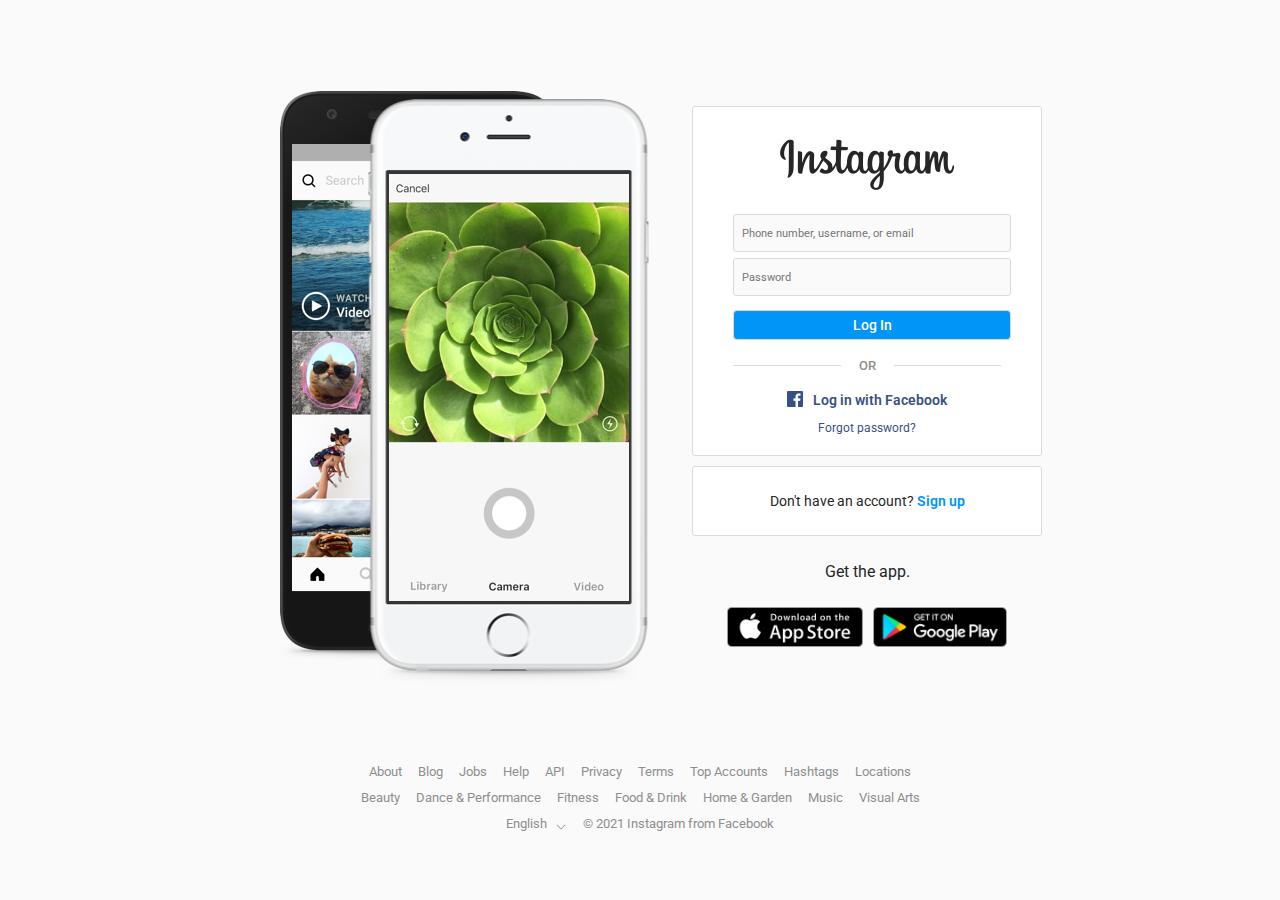
<file: index.html>
<!DOCTYPE html>
<html lang="en">
  <head>
    <meta charset="UTF-8" />
    <meta http-equiv="X-UA-Compatible" content="IE=edge" />
    <meta name="viewport" content="width=device-width, initial-scale=1.0" />
    <title>Instagram</title>
    <link rel="stylesheet" href="assets/css/style.css" />
  </head>
  <body>
    <div class="login">
      <main class="login__main">
        <section class="loggin__main_pictures">
          <div class="mobileCarrusel">
            <div class="mobileCarrusel__images">
              <img class="mobileCarrusel__images__content__1" src="/assets/img/mobileImg1.jpg" alt="">
              <img class="mobileCarrusel__images__content__2" src="/assets/img/mobileImg2.jpg" alt="">
              <img class="mobileCarrusel__images__content__3" src="/assets/img/mobileImg3.jpg" alt="">
              <img class="mobileCarrusel__images__content__4" src="/assets/img/mobileImg4.jpg" alt="">
            </div>
          </div>
        </section>
        <section class="login__main__content">
          <div class="login__main__content__login">
            <div class="login__main__content__login__logo"></div>
            <form class="login__main__content__login__form" action="assets/html/home.html">
              <input
                placeholder="Phone number, username, or email"
                aria-required="true"
                autocapitalize="off"
                autocorrect="off"
                type="text"
              />
              <input
                placeholder="Password"
                aria-required="true"
                autocapitalize="off"
                autocorrect="off"
                type="password"
              />
              <input type="submit" value="Log In" />
            </form>
            <div class="login__main__content__login__or">
              <div class="login__main__content__login__or__separator"></div>
              <div class="login__main__content__login__or__text">OR</div>
              <div class="login__main__content__login__or__separator"></div>
            </div>
            <div class="login__main__content__login__facebook">
              <button class="login__main__content__login__facebook__button">
                <div
                  class="login__main__content__login__facebook__button__logo"
                ></div>
                <span
                  class="login__main__content__login__facebook__button__text"
                  >Log in with Facebook</span
                >
              </button>
            </div>
            <div class="login__main__content__login__forgot">
              <a>Forgot password?</a>
            </div>
          </div>
          <div class="login__main__content__signin">
            <p class="login__main__content__signin__text">
              Don't have an account?
              <a> Sign up </a>
            </p>
          </div>
          <div class="login__main__content__downloadApp">
            <p>Get the app.</p>
            <div class="login__main__content__downloadApp__links">
              <a>
                <img
                  alt="Available on the App Store"
                  src="/assets/img/appStore.png"
                />
              </a>
              <a>
                <img
                  alt="Available on Google Play"
                  src="/assets/img/googlePlay.png"
                />
              </a>
            </div>
          </div>
        </section>
      </main>
    </div>

    <footer class="login__footer">
        <div class="login__footer__line">
          <div class="login__footer__line__item">
            <a>About</a>
          </div>
          <div class="login__footer__line__item">
            <a>Blog</a>
          </div>
          <div class="login__footer__line__item">
            <a>Jobs</a>
          </div>
          <div class="login__footer__line__item">
            <a>Help</a>
          </div>
          <div class="login__footer__line__item">
            <a>API</a>
          </div>
          <div class="login__footer__line__item">
            <a>Privacy</a>
          </div>
          <div class="login__footer__line__item">
            <a>Terms</a>
          </div>
          <div class="login__footer__line__item">
            <a>Top Accounts</a>
          </div>
          <div class="login__footer__line__item">
            <a>Hashtags</a>
          </div>
          <div class="login__footer__line__item">
            <a>Locations</a>
          </div>
        </div>
        <div class="login__footer__line">
          <div class="login__footer__line__item">
            <a>Beauty</a>
          </div>
          <div class="login__footer__line__item">
            <a>Dance &amp; Performance</a>
          </div>
          <div class="login__footer__line__item">
            <a>Fitness</a>
          </div>
          <div class="login__footer__line__item">
            <a>Food &amp; Drink</a>
          </div>
          <div class="login__footer__line__item">
            <a>Home &amp; Garden</a>
          </div>
          <div class="login__footer__line__item">
            <a>Music</a>
          </div>
          <div class="login__footer__line__item">
            <a>Visual Arts</a>
          </div>
        </div>
      </div>
        <div class="login__footer__line">
          <span class="login__footer__line__item">English</span>
            <span class="login__footer__line__arrow" style="display: inline-block; transform: rotate(180deg)"
              ><svg
                aria-label="Down Chevron Icon"
                class="_8-yf5"
                fill="#8e8e8e"
                height="12"
                viewBox="0 0 48 48"
                width="12"
              >
                <path
                  d="M40 33.5c-.4 0-.8-.1-1.1-.4L24 18.1l-14.9 15c-.6.6-1.5.6-2.1 0s-.6-1.5 0-2.1l16-16c.6-.6 1.5-.6 2.1 0l16 16c.6.6.6 1.5 0 2.1-.3.3-.7.4-1.1.4z"
                ></path>
              </svg>
          </span>
          <div class="login__footer__line__item">
            © 2021 Instagram from Facebook
          </div>
        </div>
    </footer>
  </body>
</html>
</file>
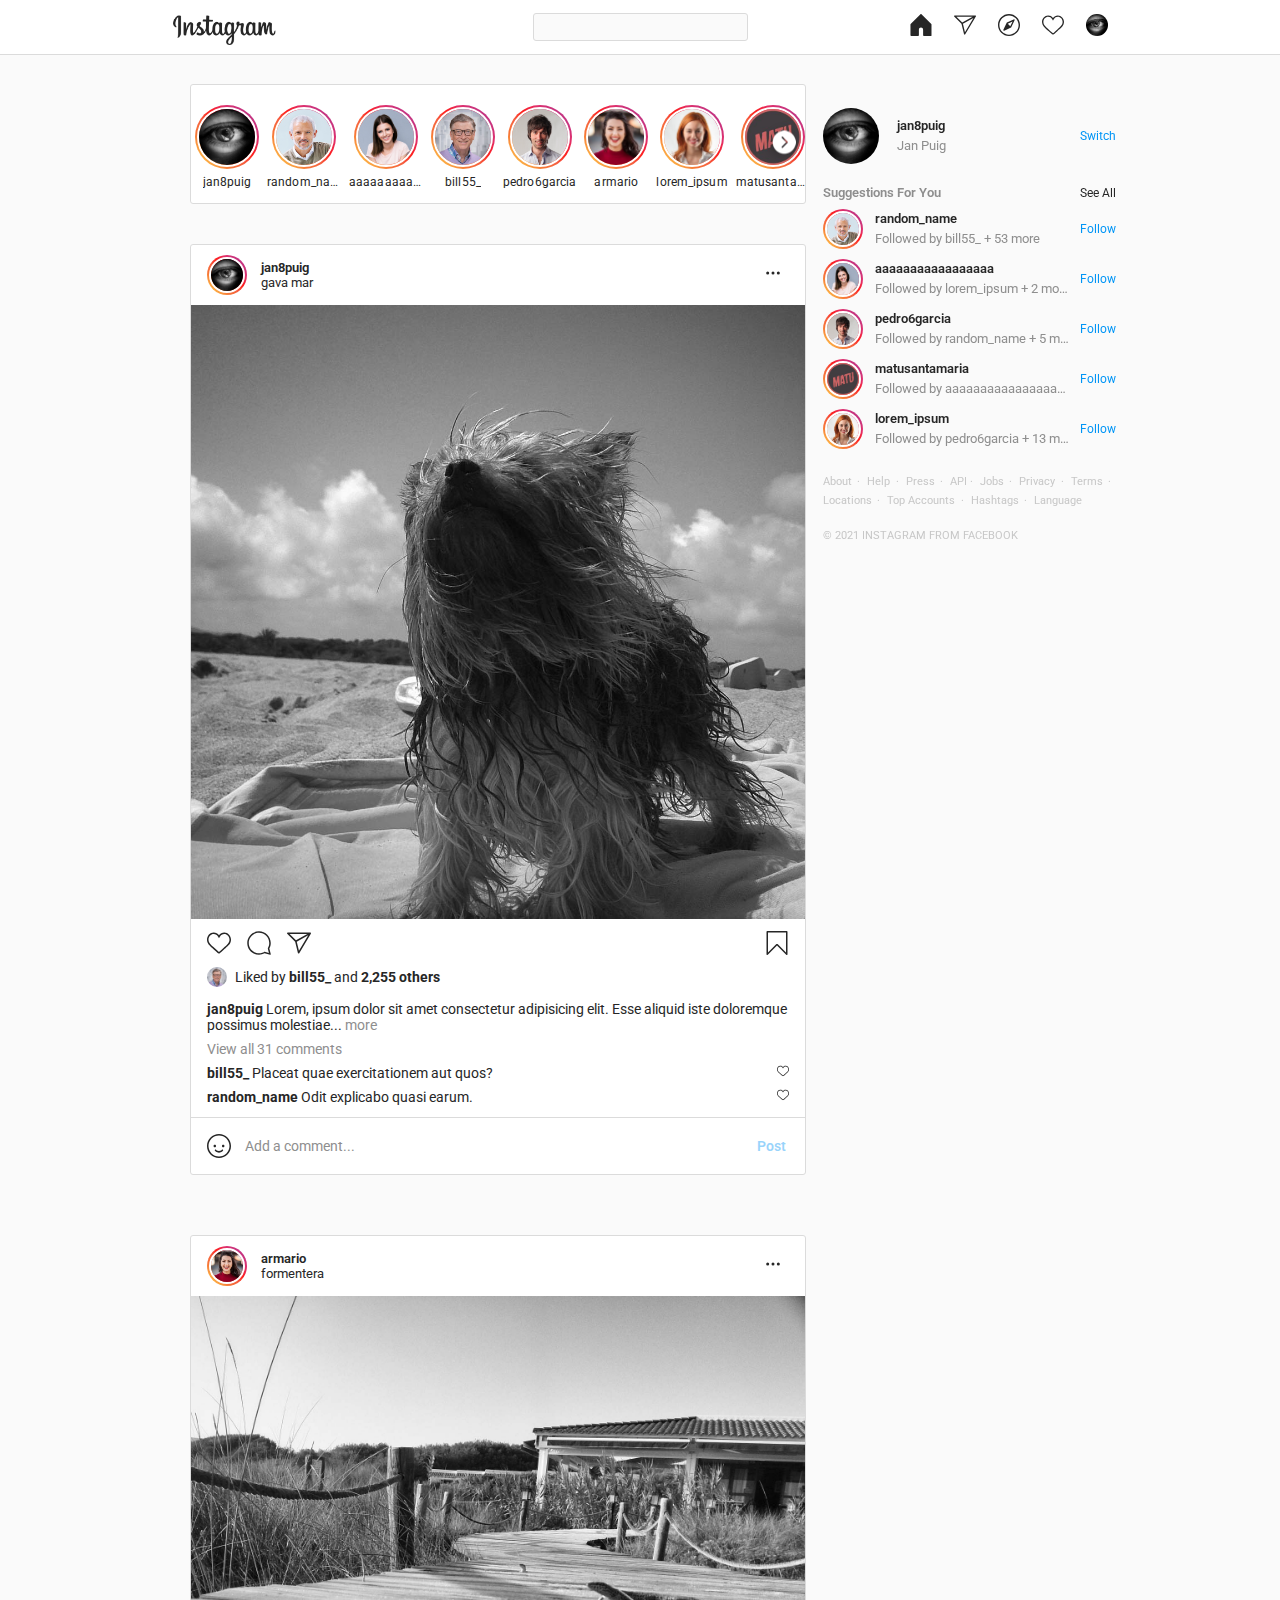
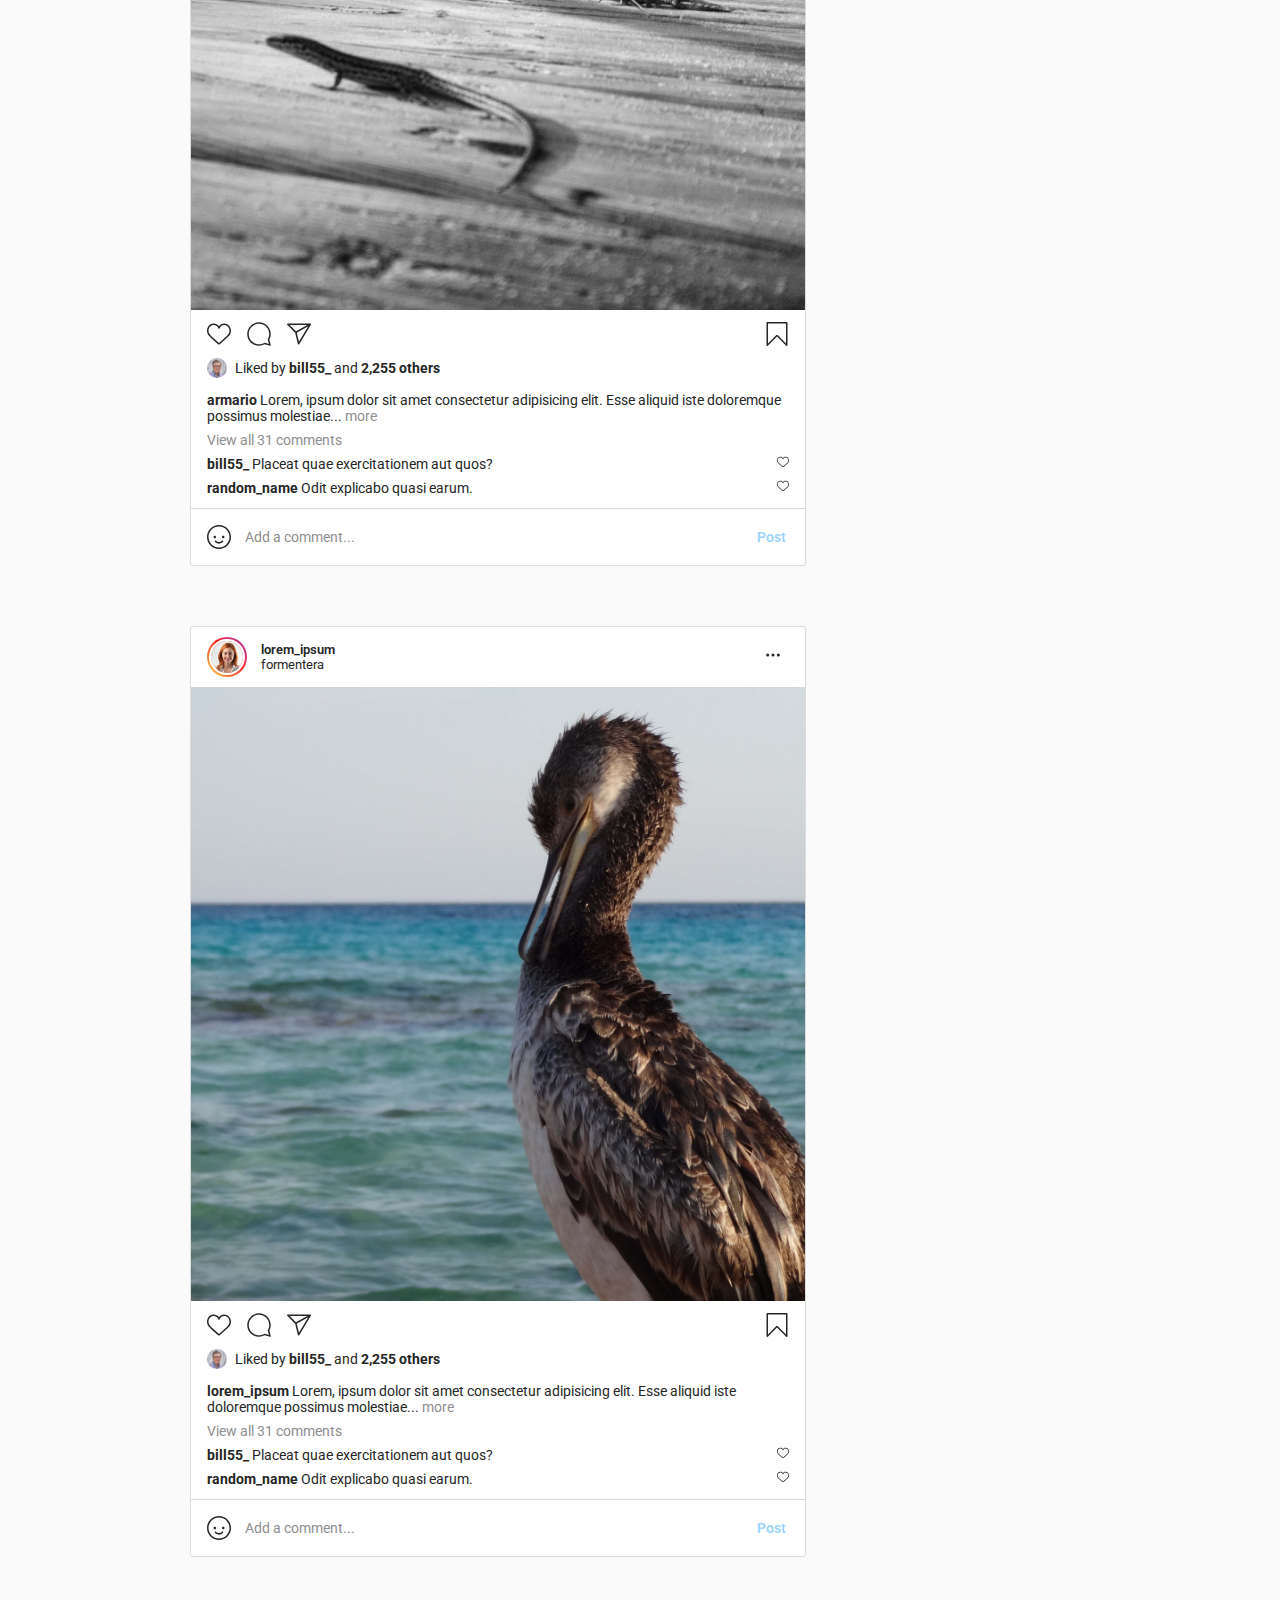
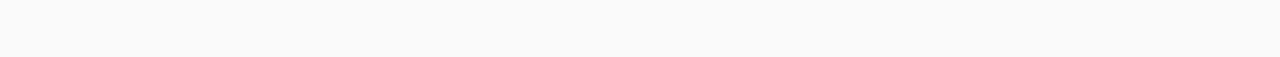
<file: assets/html/home.html>
<!DOCTYPE html>
<html lang="en">
  <head>
    <meta charset="UTF-8" />
    <meta http-equiv="X-UA-Compatible" content="IE=edge" />
    <meta name="viewport" content="width=device-width, initial-scale=1.0" />
    <title>Instagram</title>
    <link rel="stylesheet" href="/assets/css/style.css" />
  </head>
  <body>
    <nav class="navBar">
      <div class="navBar__content">
        <div class="navBar__content__logoContainer">
          <div class="navBar__content__logoContainer__logo"></div>
        </div>
        <div class="navBar__content__searchContainer">
          <input
            type="search"
            class="navBar__content__searchContainer__search"
          />
        </div>
        <div class="navBar__content__iconsContainer">
          <div class="navBar__content__iconsContainer__home">
            <svg
              aria-label="Home"
              class="_8-yf5"
              fill="#262626"
              height="22"
              viewBox="0 0 48 48"
              width="22"
            >
              <path
                d="M45.5 48H30.1c-.8 0-1.5-.7-1.5-1.5V34.2c0-2.6-2.1-4.6-4.6-4.6s-4.6 2.1-4.6 4.6v12.3c0 .8-.7 1.5-1.5 1.5H2.5c-.8 0-1.5-.7-1.5-1.5V23c0-.4.2-.8.4-1.1L22.9.4c.6-.6 1.6-.6 2.1 0l21.5 21.5c.3.3.4.7.4 1.1v23.5c.1.8-.6 1.5-1.4 1.5z"
              ></path>
            </svg>
          </div>
          <div class="navBar__content__iconsContainer__message">
            <svg
              aria-label="Direct"
              class="_8-yf5"
              fill="#262626"
              height="22"
              viewBox="0 0 48 48"
              width="22"
            >
              <path
                d="M47.8 3.8c-.3-.5-.8-.8-1.3-.8h-45C.9 3.1.3 3.5.1 4S0 5.2.4 5.7l15.9 15.6 5.5 22.6c.1.6.6 1 1.2 1.1h.2c.5 0 1-.3 1.3-.7l23.2-39c.4-.4.4-1 .1-1.5zM5.2 6.1h35.5L18 18.7 5.2 6.1zm18.7 33.6l-4.4-18.4L42.4 8.6 23.9 39.7z"
              ></path>
            </svg>
          </div>
          <div class="navBar__content__iconsContainer__locations">
            <svg
              aria-label="Find People"
              class="_8-yf5"
              fill="#262626"
              height="22"
              viewBox="0 0 48 48"
              width="22"
            >
              <path
                clip-rule="evenodd"
                d="M24 0C10.8 0 0 10.8 0 24s10.8 24 24 24 24-10.8 24-24S37.2 0 24 0zm0 45C12.4 45 3 35.6 3 24S12.4 3 24 3s21 9.4 21 21-9.4 21-21 21zm10.2-33.2l-14.8 7c-.3.1-.6.4-.7.7l-7 14.8c-.3.6-.2 1.3.3 1.7.3.3.7.4 1.1.4.2 0 .4 0 .6-.1l14.8-7c.3-.1.6-.4.7-.7l7-14.8c.3-.6.2-1.3-.3-1.7-.4-.5-1.1-.6-1.7-.3zm-7.4 15l-5.5-5.5 10.5-5-5 10.5z"
                fill-rule="evenodd"
              ></path>
            </svg>
          </div>
          <div class="navBar__content__iconsContainer__likes">
            <svg
              aria-label="Activity Feed"
              class="_8-yf5"
              fill="#262626"
              height="22"
              viewBox="0 0 48 48"
              width="22"
            >
              <path
                d="M34.6 6.1c5.7 0 10.4 5.2 10.4 11.5 0 6.8-5.9 11-11.5 16S25 41.3 24 41.9c-1.1-.7-4.7-4-9.5-8.3-5.7-5-11.5-9.2-11.5-16C3 11.3 7.7 6.1 13.4 6.1c4.2 0 6.5 2 8.1 4.3 1.9 2.6 2.2 3.9 2.5 3.9.3 0 .6-1.3 2.5-3.9 1.6-2.3 3.9-4.3 8.1-4.3m0-3c-4.5 0-7.9 1.8-10.6 5.6-2.7-3.7-6.1-5.5-10.6-5.5C6 3.1 0 9.6 0 17.6c0 7.3 5.4 12 10.6 16.5.6.5 1.3 1.1 1.9 1.7l2.3 2c4.4 3.9 6.6 5.9 7.6 6.5.5.3 1.1.5 1.6.5.6 0 1.1-.2 1.6-.5 1-.6 2.8-2.2 7.8-6.8l2-1.8c.7-.6 1.3-1.2 2-1.7C42.7 29.6 48 25 48 17.6c0-8-6-14.5-13.4-14.5z"
              ></path>
            </svg>
          </div>
          <div class="navBar__content__iconsContainer__porfile">
            <img
              alt="jan8puig's profile picture"
              src="/assets/img/porfileImage01.jpg"
            />
          </div>
        </div>
      </div>
    </nav>
    <main class="homeMain">
      <div class="feedContainer">
        <section class="stories">
          <article class="stories__item">
            <div class="stories__item__image">
              <img
                alt="jan8puig's profile picture"
                src="/assets/img/porfileImage01.jpg"
              />
            </div>
            <span>jan8puig</span>
          </article>
          <article class="stories__item">
            <div class="stories__item__image">
              <img
                alt="jan8puig's profile picture"
                src="/assets/img/porfileImage02.jpg"
              />
            </div>
            <span>random_name</span>
          </article>
          <article class="stories__item">
            <div class="stories__item__image">
              <img
                alt="jan8puig's profile picture"
                src="/assets/img/porfileImage03.jpg"
              />
            </div>
            <span>aaaaaaaaaaaaaaaaaaaaaaaaaaaaaaaa</span>
          </article>
          <article class="stories__item">
            <div class="stories__item__image">
              <img
                alt="jan8puig's profile picture"
                src="/assets/img/porfileImage04.jpg"
              />
            </div>
            <span>bill55_</span>
          </article>
          <article class="stories__item">
            <div class="stories__item__image">
              <img
                alt="jan8puig's profile picture"
                src="/assets/img/porfileImage05.jpg"
              />
            </div>
            <span>pedro6garcia</span>
          </article>
          <article class="stories__item">
            <div class="stories__item__image">
              <img
                alt="jan8puig's profile picture"
                src="/assets/img/porfileImage06.jpg"
              />
            </div>
            <span>armario</span>
          </article>
          <article class="stories__item">
            <div class="stories__item__image">
              <img
                alt="jan8puig's profile picture"
                src="/assets/img/porfileImage08.jpg"
              />
            </div>
            <span>lorem_ipsum</span>
          </article>
          <article class="stories__item">
            <div class="stories__item__image">
              <img
                alt="jan8puig's profile picture"
                src="/assets/img/porfileImage07.jpg"
              />
            </div>
            <span>matusantamaria</span>
          </article>
          <button class="stories__next">
            <div></div>
          </button>
        </section>
        <section class="posts">
          <article class="posts__item">
            <div class="posts__item__userContainer">
              <div class="posts__item__userContainer__image">
                <img
                  alt="jan8puig's profile picture"
                  src="/assets/img/porfileImage01.jpg"
                />
              </div>
              <div class="posts__item__userContainer__info">
                <span class="posts__item__userContainer__info__name"
                  >jan8puig</span
                >
                <span class="posts__item__userContainer__info__place"
                  >gava mar</span
                >
              </div>
              <div class="posts__item__userContainer__action">
                <svg
                  aria-label="More options"
                  class="_8-yf5"
                  fill="#262626"
                  height="16"
                  viewBox="0 0 48 48"
                  width="16"
                >
                  <circle
                    clip-rule="evenodd"
                    cx="8"
                    cy="24"
                    fill-rule="evenodd"
                    r="4.5"
                  ></circle>
                  <circle
                    clip-rule="evenodd"
                    cx="24"
                    cy="24"
                    fill-rule="evenodd"
                    r="4.5"
                  ></circle>
                  <circle
                    clip-rule="evenodd"
                    cx="40"
                    cy="24"
                    fill-rule="evenodd"
                    r="4.5"
                  ></circle>
                </svg>
              </div>
            </div>
            <div class="posts__item__image">
              <img alt="post" src="/assets/img/post01.jpg" />
            </div>
            <div class="posts__item__footer">
              <div class="posts__item__footer__leftButtons">
                <svg
                  aria-label="Like"
                  class="_8-yf5"
                  fill="#262626"
                  height="24"
                  viewBox="0 0 48 48"
                  width="24"
                >
                  <path
                    d="M34.6 6.1c5.7 0 10.4 5.2 10.4 11.5 0 6.8-5.9 11-11.5 16S25 41.3 24 41.9c-1.1-.7-4.7-4-9.5-8.3-5.7-5-11.5-9.2-11.5-16C3 11.3 7.7 6.1 13.4 6.1c4.2 0 6.5 2 8.1 4.3 1.9 2.6 2.2 3.9 2.5 3.9.3 0 .6-1.3 2.5-3.9 1.6-2.3 3.9-4.3 8.1-4.3m0-3c-4.5 0-7.9 1.8-10.6 5.6-2.7-3.7-6.1-5.5-10.6-5.5C6 3.1 0 9.6 0 17.6c0 7.3 5.4 12 10.6 16.5.6.5 1.3 1.1 1.9 1.7l2.3 2c4.4 3.9 6.6 5.9 7.6 6.5.5.3 1.1.5 1.6.5.6 0 1.1-.2 1.6-.5 1-.6 2.8-2.2 7.8-6.8l2-1.8c.7-.6 1.3-1.2 2-1.7C42.7 29.6 48 25 48 17.6c0-8-6-14.5-13.4-14.5z"
                  ></path>
                </svg>
                <svg
                  aria-label="Comment"
                  class="_8-yf5"
                  fill="#262626"
                  height="24"
                  viewBox="0 0 48 48"
                  width="24"
                >
                  <path
                    clip-rule="evenodd"
                    d="M47.5 46.1l-2.8-11c1.8-3.3 2.8-7.1 2.8-11.1C47.5 11 37 .5 24 .5S.5 11 .5 24 11 47.5 24 47.5c4 0 7.8-1 11.1-2.8l11 2.8c.8.2 1.6-.6 1.4-1.4zm-3-22.1c0 4-1 7-2.6 10-.2.4-.3.9-.2 1.4l2.1 8.4-8.3-2.1c-.5-.1-1-.1-1.4.2-1.8 1-5.2 2.6-10 2.6-11.4 0-20.6-9.2-20.6-20.5S12.7 3.5 24 3.5 44.5 12.7 44.5 24z"
                    fill-rule="evenodd"
                  ></path>
                </svg>
                <svg
                  aria-label="Share Post"
                  class="_8-yf5"
                  fill="#262626"
                  height="24"
                  viewBox="0 0 48 48"
                  width="24"
                >
                  <path
                    d="M47.8 3.8c-.3-.5-.8-.8-1.3-.8h-45C.9 3.1.3 3.5.1 4S0 5.2.4 5.7l15.9 15.6 5.5 22.6c.1.6.6 1 1.2 1.1h.2c.5 0 1-.3 1.3-.7l23.2-39c.4-.4.4-1 .1-1.5zM5.2 6.1h35.5L18 18.7 5.2 6.1zm18.7 33.6l-4.4-18.4L42.4 8.6 23.9 39.7z"
                  ></path>
                </svg>
              </div>
              <div class="posts__item__footer_save">
                <svg
                  aria-label="Save"
                  class="_8-yf5"
                  fill="#262626"
                  height="24"
                  viewBox="0 0 48 48"
                  width="24"
                >
                  <path
                    d="M43.5 48c-.4 0-.8-.2-1.1-.4L24 29 5.6 47.6c-.4.4-1.1.6-1.6.3-.6-.2-1-.8-1-1.4v-45C3 .7 3.7 0 4.5 0h39c.8 0 1.5.7 1.5 1.5v45c0 .6-.4 1.2-.9 1.4-.2.1-.4.1-.6.1zM24 26c.8 0 1.6.3 2.2.9l15.8 16V3H6v39.9l15.8-16c.6-.6 1.4-.9 2.2-.9z"
                  ></path>
                </svg>
              </div>
            </div>
            <div class="posts__item__likes">
              <div class="posts__item__likes__image">
                <img
                  alt="jan8puig's profile picture"
                  src="/assets/img/porfileImage04.jpg"
                />
              </div>
              <span class="posts__item__likes__text"
                >Liked by <b>bill55_</b> and <b>2,255 others</b></span
              >
            </div>
            <div class="posts__item__coments">
              <span class="posts__item__coments__userComent">
                <b>jan8puig</b> Lorem, ipsum dolor sit amet consectetur
                adipisicing elit. Esse aliquid iste doloremque possimus
                molestiae... <b>more</b>
              </span>
              <p class="posts__item__coments__viewAll">View all 31 comments</p>
              <p class="posts__item__coments__comment">
                <b>bill55_</b> Placeat quae exercitationem aut quos?
                <svg
                  aria-label="Like"
                  class="_8-yf5"
                  fill="#262626"
                  height="12"
                  viewBox="0 0 48 48"
                  width="12"
                >
                  <path
                    d="M34.6 6.1c5.7 0 10.4 5.2 10.4 11.5 0 6.8-5.9 11-11.5 16S25 41.3 24 41.9c-1.1-.7-4.7-4-9.5-8.3-5.7-5-11.5-9.2-11.5-16C3 11.3 7.7 6.1 13.4 6.1c4.2 0 6.5 2 8.1 4.3 1.9 2.6 2.2 3.9 2.5 3.9.3 0 .6-1.3 2.5-3.9 1.6-2.3 3.9-4.3 8.1-4.3m0-3c-4.5 0-7.9 1.8-10.6 5.6-2.7-3.7-6.1-5.5-10.6-5.5C6 3.1 0 9.6 0 17.6c0 7.3 5.4 12 10.6 16.5.6.5 1.3 1.1 1.9 1.7l2.3 2c4.4 3.9 6.6 5.9 7.6 6.5.5.3 1.1.5 1.6.5.6 0 1.1-.2 1.6-.5 1-.6 2.8-2.2 7.8-6.8l2-1.8c.7-.6 1.3-1.2 2-1.7C42.7 29.6 48 25 48 17.6c0-8-6-14.5-13.4-14.5z"
                  ></path>
                </svg>
              </p>
              <p class="posts__item__coments__comment">
                <b>random_name</b> Odit explicabo quasi earum.
                <svg
                  aria-label="Like"
                  class="_8-yf5"
                  fill="#262626"
                  height="12"
                  viewBox="0 0 48 48"
                  width="12"
                >
                  <path
                    d="M34.6 6.1c5.7 0 10.4 5.2 10.4 11.5 0 6.8-5.9 11-11.5 16S25 41.3 24 41.9c-1.1-.7-4.7-4-9.5-8.3-5.7-5-11.5-9.2-11.5-16C3 11.3 7.7 6.1 13.4 6.1c4.2 0 6.5 2 8.1 4.3 1.9 2.6 2.2 3.9 2.5 3.9.3 0 .6-1.3 2.5-3.9 1.6-2.3 3.9-4.3 8.1-4.3m0-3c-4.5 0-7.9 1.8-10.6 5.6-2.7-3.7-6.1-5.5-10.6-5.5C6 3.1 0 9.6 0 17.6c0 7.3 5.4 12 10.6 16.5.6.5 1.3 1.1 1.9 1.7l2.3 2c4.4 3.9 6.6 5.9 7.6 6.5.5.3 1.1.5 1.6.5.6 0 1.1-.2 1.6-.5 1-.6 2.8-2.2 7.8-6.8l2-1.8c.7-.6 1.3-1.2 2-1.7C42.7 29.6 48 25 48 17.6c0-8-6-14.5-13.4-14.5z"
                  ></path>
                </svg>
              </p>
            </div>
            <div class="posts__item__comment">
              <svg
                aria-label="Emoji"
                class="_8-yf5"
                fill="#262626"
                height="24"
                viewBox="0 0 48 48"
                width="24"
              >
                <path
                  d="M24 48C10.8 48 0 37.2 0 24S10.8 0 24 0s24 10.8 24 24-10.8 24-24 24zm0-45C12.4 3 3 12.4 3 24s9.4 21 21 21 21-9.4 21-21S35.6 3 24 3z"
                ></path>
                <path
                  d="M34.9 24c0-1.4-1.1-2.5-2.5-2.5s-2.5 1.1-2.5 2.5 1.1 2.5 2.5 2.5 2.5-1.1 2.5-2.5zm-21.8 0c0-1.4 1.1-2.5 2.5-2.5s2.5 1.1 2.5 2.5-1.1 2.5-2.5 2.5-2.5-1.1-2.5-2.5zM24 37.3c-5.2 0-8-3.5-8.2-3.7-.5-.6-.4-1.6.2-2.1.6-.5 1.6-.4 2.1.2.1.1 2.1 2.5 5.8 2.5 3.7 0 5.8-2.5 5.8-2.5.5-.6 1.5-.7 2.1-.2.6.5.7 1.5.2 2.1 0 .2-2.8 3.7-8 3.7z"
                ></path>
              </svg>
              <span>Add a comment...</span>
              <span>Post</span>
            </div>
          </article>
          <article class="posts__item">
            <div class="posts__item__userContainer">
              <div class="posts__item__userContainer__image">
                <img
                  alt="armario's profile picture"
                  src="/assets/img/porfileImage06.jpg"
                />
              </div>
              <div class="posts__item__userContainer__info">
                <span class="posts__item__userContainer__info__name"
                  >armario</span
                >
                <span class="posts__item__userContainer__info__place"
                  >formentera</span
                >
              </div>
              <div class="posts__item__userContainer__action">
                <svg
                  aria-label="More options"
                  class="_8-yf5"
                  fill="#262626"
                  height="16"
                  viewBox="0 0 48 48"
                  width="16"
                >
                  <circle
                    clip-rule="evenodd"
                    cx="8"
                    cy="24"
                    fill-rule="evenodd"
                    r="4.5"
                  ></circle>
                  <circle
                    clip-rule="evenodd"
                    cx="24"
                    cy="24"
                    fill-rule="evenodd"
                    r="4.5"
                  ></circle>
                  <circle
                    clip-rule="evenodd"
                    cx="40"
                    cy="24"
                    fill-rule="evenodd"
                    r="4.5"
                  ></circle>
                </svg>
              </div>
            </div>
            <div class="posts__item__image">
              <img alt="post" src="/assets/img/post03.jpg" />
            </div>
            <div class="posts__item__footer">
              <div class="posts__item__footer__leftButtons">
                <svg
                  aria-label="Like"
                  class="_8-yf5"
                  fill="#262626"
                  height="24"
                  viewBox="0 0 48 48"
                  width="24"
                >
                  <path
                    d="M34.6 6.1c5.7 0 10.4 5.2 10.4 11.5 0 6.8-5.9 11-11.5 16S25 41.3 24 41.9c-1.1-.7-4.7-4-9.5-8.3-5.7-5-11.5-9.2-11.5-16C3 11.3 7.7 6.1 13.4 6.1c4.2 0 6.5 2 8.1 4.3 1.9 2.6 2.2 3.9 2.5 3.9.3 0 .6-1.3 2.5-3.9 1.6-2.3 3.9-4.3 8.1-4.3m0-3c-4.5 0-7.9 1.8-10.6 5.6-2.7-3.7-6.1-5.5-10.6-5.5C6 3.1 0 9.6 0 17.6c0 7.3 5.4 12 10.6 16.5.6.5 1.3 1.1 1.9 1.7l2.3 2c4.4 3.9 6.6 5.9 7.6 6.5.5.3 1.1.5 1.6.5.6 0 1.1-.2 1.6-.5 1-.6 2.8-2.2 7.8-6.8l2-1.8c.7-.6 1.3-1.2 2-1.7C42.7 29.6 48 25 48 17.6c0-8-6-14.5-13.4-14.5z"
                  ></path>
                </svg>
                <svg
                  aria-label="Comment"
                  class="_8-yf5"
                  fill="#262626"
                  height="24"
                  viewBox="0 0 48 48"
                  width="24"
                >
                  <path
                    clip-rule="evenodd"
                    d="M47.5 46.1l-2.8-11c1.8-3.3 2.8-7.1 2.8-11.1C47.5 11 37 .5 24 .5S.5 11 .5 24 11 47.5 24 47.5c4 0 7.8-1 11.1-2.8l11 2.8c.8.2 1.6-.6 1.4-1.4zm-3-22.1c0 4-1 7-2.6 10-.2.4-.3.9-.2 1.4l2.1 8.4-8.3-2.1c-.5-.1-1-.1-1.4.2-1.8 1-5.2 2.6-10 2.6-11.4 0-20.6-9.2-20.6-20.5S12.7 3.5 24 3.5 44.5 12.7 44.5 24z"
                    fill-rule="evenodd"
                  ></path>
                </svg>
                <svg
                  aria-label="Share Post"
                  class="_8-yf5"
                  fill="#262626"
                  height="24"
                  viewBox="0 0 48 48"
                  width="24"
                >
                  <path
                    d="M47.8 3.8c-.3-.5-.8-.8-1.3-.8h-45C.9 3.1.3 3.5.1 4S0 5.2.4 5.7l15.9 15.6 5.5 22.6c.1.6.6 1 1.2 1.1h.2c.5 0 1-.3 1.3-.7l23.2-39c.4-.4.4-1 .1-1.5zM5.2 6.1h35.5L18 18.7 5.2 6.1zm18.7 33.6l-4.4-18.4L42.4 8.6 23.9 39.7z"
                  ></path>
                </svg>
              </div>
              <div class="posts__item__footer_save">
                <svg
                  aria-label="Save"
                  class="_8-yf5"
                  fill="#262626"
                  height="24"
                  viewBox="0 0 48 48"
                  width="24"
                >
                  <path
                    d="M43.5 48c-.4 0-.8-.2-1.1-.4L24 29 5.6 47.6c-.4.4-1.1.6-1.6.3-.6-.2-1-.8-1-1.4v-45C3 .7 3.7 0 4.5 0h39c.8 0 1.5.7 1.5 1.5v45c0 .6-.4 1.2-.9 1.4-.2.1-.4.1-.6.1zM24 26c.8 0 1.6.3 2.2.9l15.8 16V3H6v39.9l15.8-16c.6-.6 1.4-.9 2.2-.9z"
                  ></path>
                </svg>
              </div>
            </div>
            <div class="posts__item__likes">
              <div class="posts__item__likes__image">
                <img
                  alt="jan8puig's profile picture"
                  src="/assets/img/porfileImage04.jpg"
                />
              </div>
              <span class="posts__item__likes__text"
                >Liked by <b>bill55_</b> and <b>2,255 others</b></span
              >
            </div>
            <div class="posts__item__coments">
              <span class="posts__item__coments__userComent">
                <b>armario</b> Lorem, ipsum dolor sit amet consectetur
                adipisicing elit. Esse aliquid iste doloremque possimus
                molestiae... <b>more</b>
              </span>
              <p class="posts__item__coments__viewAll">View all 31 comments</p>
              <p class="posts__item__coments__comment">
                <b>bill55_</b> Placeat quae exercitationem aut quos?
                <svg
                  aria-label="Like"
                  class="_8-yf5"
                  fill="#262626"
                  height="12"
                  viewBox="0 0 48 48"
                  width="12"
                >
                  <path
                    d="M34.6 6.1c5.7 0 10.4 5.2 10.4 11.5 0 6.8-5.9 11-11.5 16S25 41.3 24 41.9c-1.1-.7-4.7-4-9.5-8.3-5.7-5-11.5-9.2-11.5-16C3 11.3 7.7 6.1 13.4 6.1c4.2 0 6.5 2 8.1 4.3 1.9 2.6 2.2 3.9 2.5 3.9.3 0 .6-1.3 2.5-3.9 1.6-2.3 3.9-4.3 8.1-4.3m0-3c-4.5 0-7.9 1.8-10.6 5.6-2.7-3.7-6.1-5.5-10.6-5.5C6 3.1 0 9.6 0 17.6c0 7.3 5.4 12 10.6 16.5.6.5 1.3 1.1 1.9 1.7l2.3 2c4.4 3.9 6.6 5.9 7.6 6.5.5.3 1.1.5 1.6.5.6 0 1.1-.2 1.6-.5 1-.6 2.8-2.2 7.8-6.8l2-1.8c.7-.6 1.3-1.2 2-1.7C42.7 29.6 48 25 48 17.6c0-8-6-14.5-13.4-14.5z"
                  ></path>
                </svg>
              </p>
              <p class="posts__item__coments__comment">
                <b>random_name</b> Odit explicabo quasi earum.
                <svg
                  aria-label="Like"
                  class="_8-yf5"
                  fill="#262626"
                  height="12"
                  viewBox="0 0 48 48"
                  width="12"
                >
                  <path
                    d="M34.6 6.1c5.7 0 10.4 5.2 10.4 11.5 0 6.8-5.9 11-11.5 16S25 41.3 24 41.9c-1.1-.7-4.7-4-9.5-8.3-5.7-5-11.5-9.2-11.5-16C3 11.3 7.7 6.1 13.4 6.1c4.2 0 6.5 2 8.1 4.3 1.9 2.6 2.2 3.9 2.5 3.9.3 0 .6-1.3 2.5-3.9 1.6-2.3 3.9-4.3 8.1-4.3m0-3c-4.5 0-7.9 1.8-10.6 5.6-2.7-3.7-6.1-5.5-10.6-5.5C6 3.1 0 9.6 0 17.6c0 7.3 5.4 12 10.6 16.5.6.5 1.3 1.1 1.9 1.7l2.3 2c4.4 3.9 6.6 5.9 7.6 6.5.5.3 1.1.5 1.6.5.6 0 1.1-.2 1.6-.5 1-.6 2.8-2.2 7.8-6.8l2-1.8c.7-.6 1.3-1.2 2-1.7C42.7 29.6 48 25 48 17.6c0-8-6-14.5-13.4-14.5z"
                  ></path>
                </svg>
              </p>
            </div>
            <div class="posts__item__comment">
              <svg
                aria-label="Emoji"
                class="_8-yf5"
                fill="#262626"
                height="24"
                viewBox="0 0 48 48"
                width="24"
              >
                <path
                  d="M24 48C10.8 48 0 37.2 0 24S10.8 0 24 0s24 10.8 24 24-10.8 24-24 24zm0-45C12.4 3 3 12.4 3 24s9.4 21 21 21 21-9.4 21-21S35.6 3 24 3z"
                ></path>
                <path
                  d="M34.9 24c0-1.4-1.1-2.5-2.5-2.5s-2.5 1.1-2.5 2.5 1.1 2.5 2.5 2.5 2.5-1.1 2.5-2.5zm-21.8 0c0-1.4 1.1-2.5 2.5-2.5s2.5 1.1 2.5 2.5-1.1 2.5-2.5 2.5-2.5-1.1-2.5-2.5zM24 37.3c-5.2 0-8-3.5-8.2-3.7-.5-.6-.4-1.6.2-2.1.6-.5 1.6-.4 2.1.2.1.1 2.1 2.5 5.8 2.5 3.7 0 5.8-2.5 5.8-2.5.5-.6 1.5-.7 2.1-.2.6.5.7 1.5.2 2.1 0 .2-2.8 3.7-8 3.7z"
                ></path>
              </svg>
              <span>Add a comment...</span>
              <span>Post</span>
            </div>
          </article>
          <article class="posts__item">
            <div class="posts__item__userContainer">
              <div class="posts__item__userContainer__image">
                <img
                  alt="lorem_ipsum's profile picture"
                  src="/assets/img/porfileImage08.jpg"
                />
              </div>
              <div class="posts__item__userContainer__info">
                <span class="posts__item__userContainer__info__name"
                  >lorem_ipsum</span
                >
                <span class="posts__item__userContainer__info__place"
                  >formentera</span
                >
              </div>
              <div class="posts__item__userContainer__action">
                <svg
                  aria-label="More options"
                  class="_8-yf5"
                  fill="#262626"
                  height="16"
                  viewBox="0 0 48 48"
                  width="16"
                >
                  <circle
                    clip-rule="evenodd"
                    cx="8"
                    cy="24"
                    fill-rule="evenodd"
                    r="4.5"
                  ></circle>
                  <circle
                    clip-rule="evenodd"
                    cx="24"
                    cy="24"
                    fill-rule="evenodd"
                    r="4.5"
                  ></circle>
                  <circle
                    clip-rule="evenodd"
                    cx="40"
                    cy="24"
                    fill-rule="evenodd"
                    r="4.5"
                  ></circle>
                </svg>
              </div>
            </div>
            <div class="posts__item__image">
              <img alt="post" src="/assets/img/post02.jpg" />
            </div>
            <div class="posts__item__footer">
              <div class="posts__item__footer__leftButtons">
                <svg
                  aria-label="Like"
                  class="_8-yf5"
                  fill="#262626"
                  height="24"
                  viewBox="0 0 48 48"
                  width="24"
                >
                  <path
                    d="M34.6 6.1c5.7 0 10.4 5.2 10.4 11.5 0 6.8-5.9 11-11.5 16S25 41.3 24 41.9c-1.1-.7-4.7-4-9.5-8.3-5.7-5-11.5-9.2-11.5-16C3 11.3 7.7 6.1 13.4 6.1c4.2 0 6.5 2 8.1 4.3 1.9 2.6 2.2 3.9 2.5 3.9.3 0 .6-1.3 2.5-3.9 1.6-2.3 3.9-4.3 8.1-4.3m0-3c-4.5 0-7.9 1.8-10.6 5.6-2.7-3.7-6.1-5.5-10.6-5.5C6 3.1 0 9.6 0 17.6c0 7.3 5.4 12 10.6 16.5.6.5 1.3 1.1 1.9 1.7l2.3 2c4.4 3.9 6.6 5.9 7.6 6.5.5.3 1.1.5 1.6.5.6 0 1.1-.2 1.6-.5 1-.6 2.8-2.2 7.8-6.8l2-1.8c.7-.6 1.3-1.2 2-1.7C42.7 29.6 48 25 48 17.6c0-8-6-14.5-13.4-14.5z"
                  ></path>
                </svg>
                <svg
                  aria-label="Comment"
                  class="_8-yf5"
                  fill="#262626"
                  height="24"
                  viewBox="0 0 48 48"
                  width="24"
                >
                  <path
                    clip-rule="evenodd"
                    d="M47.5 46.1l-2.8-11c1.8-3.3 2.8-7.1 2.8-11.1C47.5 11 37 .5 24 .5S.5 11 .5 24 11 47.5 24 47.5c4 0 7.8-1 11.1-2.8l11 2.8c.8.2 1.6-.6 1.4-1.4zm-3-22.1c0 4-1 7-2.6 10-.2.4-.3.9-.2 1.4l2.1 8.4-8.3-2.1c-.5-.1-1-.1-1.4.2-1.8 1-5.2 2.6-10 2.6-11.4 0-20.6-9.2-20.6-20.5S12.7 3.5 24 3.5 44.5 12.7 44.5 24z"
                    fill-rule="evenodd"
                  ></path>
                </svg>
                <svg
                  aria-label="Share Post"
                  class="_8-yf5"
                  fill="#262626"
                  height="24"
                  viewBox="0 0 48 48"
                  width="24"
                >
                  <path
                    d="M47.8 3.8c-.3-.5-.8-.8-1.3-.8h-45C.9 3.1.3 3.5.1 4S0 5.2.4 5.7l15.9 15.6 5.5 22.6c.1.6.6 1 1.2 1.1h.2c.5 0 1-.3 1.3-.7l23.2-39c.4-.4.4-1 .1-1.5zM5.2 6.1h35.5L18 18.7 5.2 6.1zm18.7 33.6l-4.4-18.4L42.4 8.6 23.9 39.7z"
                  ></path>
                </svg>
              </div>
              <div class="posts__item__footer_save">
                <svg
                  aria-label="Save"
                  class="_8-yf5"
                  fill="#262626"
                  height="24"
                  viewBox="0 0 48 48"
                  width="24"
                >
                  <path
                    d="M43.5 48c-.4 0-.8-.2-1.1-.4L24 29 5.6 47.6c-.4.4-1.1.6-1.6.3-.6-.2-1-.8-1-1.4v-45C3 .7 3.7 0 4.5 0h39c.8 0 1.5.7 1.5 1.5v45c0 .6-.4 1.2-.9 1.4-.2.1-.4.1-.6.1zM24 26c.8 0 1.6.3 2.2.9l15.8 16V3H6v39.9l15.8-16c.6-.6 1.4-.9 2.2-.9z"
                  ></path>
                </svg>
              </div>
            </div>
            <div class="posts__item__likes">
              <div class="posts__item__likes__image">
                <img
                  alt="lorem_ipsum's profile picture"
                  src="/assets/img/porfileImage04.jpg"
                />
              </div>
              <span class="posts__item__likes__text"
                >Liked by <b>bill55_</b> and <b>2,255 others</b></span
              >
            </div>
            <div class="posts__item__coments">
              <span class="posts__item__coments__userComent">
                <b>lorem_ipsum</b> Lorem, ipsum dolor sit amet consectetur
                adipisicing elit. Esse aliquid iste doloremque possimus
                molestiae... <b>more</b>
              </span>
              <p class="posts__item__coments__viewAll">View all 31 comments</p>
              <p class="posts__item__coments__comment">
                <b>bill55_</b> Placeat quae exercitationem aut quos?
                <svg
                  aria-label="Like"
                  class="_8-yf5"
                  fill="#262626"
                  height="12"
                  viewBox="0 0 48 48"
                  width="12"
                >
                  <path
                    d="M34.6 6.1c5.7 0 10.4 5.2 10.4 11.5 0 6.8-5.9 11-11.5 16S25 41.3 24 41.9c-1.1-.7-4.7-4-9.5-8.3-5.7-5-11.5-9.2-11.5-16C3 11.3 7.7 6.1 13.4 6.1c4.2 0 6.5 2 8.1 4.3 1.9 2.6 2.2 3.9 2.5 3.9.3 0 .6-1.3 2.5-3.9 1.6-2.3 3.9-4.3 8.1-4.3m0-3c-4.5 0-7.9 1.8-10.6 5.6-2.7-3.7-6.1-5.5-10.6-5.5C6 3.1 0 9.6 0 17.6c0 7.3 5.4 12 10.6 16.5.6.5 1.3 1.1 1.9 1.7l2.3 2c4.4 3.9 6.6 5.9 7.6 6.5.5.3 1.1.5 1.6.5.6 0 1.1-.2 1.6-.5 1-.6 2.8-2.2 7.8-6.8l2-1.8c.7-.6 1.3-1.2 2-1.7C42.7 29.6 48 25 48 17.6c0-8-6-14.5-13.4-14.5z"
                  ></path>
                </svg>
              </p>
              <p class="posts__item__coments__comment">
                <b>random_name</b> Odit explicabo quasi earum.
                <svg
                  aria-label="Like"
                  class="_8-yf5"
                  fill="#262626"
                  height="12"
                  viewBox="0 0 48 48"
                  width="12"
                >
                  <path
                    d="M34.6 6.1c5.7 0 10.4 5.2 10.4 11.5 0 6.8-5.9 11-11.5 16S25 41.3 24 41.9c-1.1-.7-4.7-4-9.5-8.3-5.7-5-11.5-9.2-11.5-16C3 11.3 7.7 6.1 13.4 6.1c4.2 0 6.5 2 8.1 4.3 1.9 2.6 2.2 3.9 2.5 3.9.3 0 .6-1.3 2.5-3.9 1.6-2.3 3.9-4.3 8.1-4.3m0-3c-4.5 0-7.9 1.8-10.6 5.6-2.7-3.7-6.1-5.5-10.6-5.5C6 3.1 0 9.6 0 17.6c0 7.3 5.4 12 10.6 16.5.6.5 1.3 1.1 1.9 1.7l2.3 2c4.4 3.9 6.6 5.9 7.6 6.5.5.3 1.1.5 1.6.5.6 0 1.1-.2 1.6-.5 1-.6 2.8-2.2 7.8-6.8l2-1.8c.7-.6 1.3-1.2 2-1.7C42.7 29.6 48 25 48 17.6c0-8-6-14.5-13.4-14.5z"
                  ></path>
                </svg>
              </p>
            </div>
            <div class="posts__item__comment">
              <svg
                aria-label="Emoji"
                class="_8-yf5"
                fill="#262626"
                height="24"
                viewBox="0 0 48 48"
                width="24"
              >
                <path
                  d="M24 48C10.8 48 0 37.2 0 24S10.8 0 24 0s24 10.8 24 24-10.8 24-24 24zm0-45C12.4 3 3 12.4 3 24s9.4 21 21 21 21-9.4 21-21S35.6 3 24 3z"
                ></path>
                <path
                  d="M34.9 24c0-1.4-1.1-2.5-2.5-2.5s-2.5 1.1-2.5 2.5 1.1 2.5 2.5 2.5 2.5-1.1 2.5-2.5zm-21.8 0c0-1.4 1.1-2.5 2.5-2.5s2.5 1.1 2.5 2.5-1.1 2.5-2.5 2.5-2.5-1.1-2.5-2.5zM24 37.3c-5.2 0-8-3.5-8.2-3.7-.5-.6-.4-1.6.2-2.1.6-.5 1.6-.4 2.1.2.1.1 2.1 2.5 5.8 2.5 3.7 0 5.8-2.5 5.8-2.5.5-.6 1.5-.7 2.1-.2.6.5.7 1.5.2 2.1 0 .2-2.8 3.7-8 3.7z"
                ></path>
              </svg>
              <span>Add a comment...</span>
              <span>Post</span>
            </div>
          </article>
        </section>
      </div>
      <section class="sidebar">
        <article class="sidebar__porfile">
          <div class="sidebar__porfile__image">
            <img
              alt="jan8puig's profile picture"
              src="/assets/img/porfileImage01.jpg"
            />
          </div>
          <div class="sidebar__porfile__info">
            <p class="sidebar__porfile__info__username">jan8puig</p>
            <p class="sidebar__porfile__info__name">Jan Puig</p>
          </div>
          <button class="sidebar__porfile__switch">Switch</button>
        </article>
        <div class="sidebar__suggestions">
          <div class="sidebar__suggestions__header">
            <span class="sidebar__suggestions__header__title"
              >Suggestions For You</span
            >
            <button class="sidebar__suggestions__header__showAll">
              See All
            </button>
          </div>

          <article class="sidebar__suggestions__porfile">
            <div class="sidebar__suggestions__porfile__image">
              <img
                alt="jan8puig's profile picture"
                src="/assets/img/porfileImage02.jpg"
              />
            </div>
            <div class="sidebar__suggestions__porfile__info">
              <p class="sidebar__suggestions__porfile__info__username">
                random_name
              </p>
              <p class="sidebar__suggestions__porfile__info__followers">
                Followed by bill55_ + 53 more
              </p>
            </div>
            <button class="sidebar__suggestions__porfile__follow">
              Follow
            </button>
          </article>
          <article class="sidebar__suggestions__porfile">
            <div class="sidebar__suggestions__porfile__image">
              <img
                alt="jan8puig's profile picture"
                src="/assets/img/porfileImage03.jpg"
              />
            </div>
            <div class="sidebar__suggestions__porfile__info">
              <p class="sidebar__suggestions__porfile__info__username">
                aaaaaaaaaaaaaaaaa
              </p>
              <p class="sidebar__suggestions__porfile__info__followers">
                Followed by lorem_ipsum + 2 more
              </p>
            </div>
            <button class="sidebar__suggestions__porfile__follow">
              Follow
            </button>
          </article>
          <article class="sidebar__suggestions__porfile">
            <div class="sidebar__suggestions__porfile__image">
              <img
                alt="jan8puig's profile picture"
                src="/assets/img/porfileImage05.jpg"
              />
            </div>
            <div class="sidebar__suggestions__porfile__info">
              <p class="sidebar__suggestions__porfile__info__username">
                pedro6garcia
              </p>
              <p class="sidebar__suggestions__porfile__info__followers">
                Followed by random_name + 5 more
              </p>
            </div>
            <button class="sidebar__suggestions__porfile__follow">
              Follow
            </button>
          </article>
          <article class="sidebar__suggestions__porfile">
            <div class="sidebar__suggestions__porfile__image">
              <img
                alt="jan8puig's profile picture"
                src="/assets/img/porfileImage07.jpg"
              />
            </div>
            <div class="sidebar__suggestions__porfile__info">
              <p class="sidebar__suggestions__porfile__info__username">
                matusantamaria
              </p>
              <p class="sidebar__suggestions__porfile__info__followers">
                Followed by aaaaaaaaaaaaaaaaa + 53 more
              </p>
            </div>
            <button class="sidebar__suggestions__porfile__follow">
              Follow
            </button>
          </article>
          <article class="sidebar__suggestions__porfile">
            <div class="sidebar__suggestions__porfile__image">
              <img
                alt="jan8puig's profile picture"
                src="/assets/img/porfileImage08.jpg"
              />
            </div>
            <div class="sidebar__suggestions__porfile__info">
              <p class="sidebar__suggestions__porfile__info__username">
                lorem_ipsum
              </p>
              <p class="sidebar__suggestions__porfile__info__followers">
                Followed by pedro6garcia + 13 more
              </p>
            </div>
            <button class="sidebar__suggestions__porfile__follow">
              Follow
            </button>
          </article>
        </div>
        <footer class="sidebar__footer">
          <nav class="sidebar__footer__nav">
            <ul class="sidebar__footer__nav__list">
              <li class="sidebar__footer__nav__list__item">
                <a
                  class="sidebar__footer__nav__list__item__link"
                  href="https://about.instagram.com/"
                  rel="nofollow noopener noreferrer"
                  target="_blank"
                  waprocessedanchor="true"
                  >About</a
                >
              </li>
              <li class="sidebar__footer__nav__list__item">
                <a
                  class="sidebar__footer__nav__list__item__link"
                  href="https://help.instagram.com/"
                  waprocessedanchor="true"
                  >Help</a
                >
              </li>
              <li class="sidebar__footer__nav__list__item">
                <a
                  class="sidebar__footer__nav__list__item__link"
                  href="https://about.instagram.com/blog/"
                  waprocessedanchor="true"
                  >Press</a
                >
              </li>
              <li class="sidebar__footer__nav__list__item"><a class="sidebar__footer__nav__list__item__link" href="/developer/">API</a></li>
              <li class="sidebar__footer__nav__list__item">
                <a class="sidebar__footer__nav__list__item__link" href="/about/jobs/">Jobs</a>
              </li>
              <li class="sidebar__footer__nav__list__item">
                <a class="sidebar__footer__nav__list__item__link" href="/legal/privacy/">Privacy</a>
              </li>
              <li class="sidebar__footer__nav__list__item">
                <a class="sidebar__footer__nav__list__item__link _vfM2" href="/legal/terms/">Terms</a>
              </li>
              <li class="sidebar__footer__nav__list__item">
                <a class="sidebar__footer__nav__list__item__link" href="/explore/locations/">Locations</a>
              </li>
              <li class="sidebar__footer__nav__list__item">
                <a class="sidebar__footer__nav__list__item__link" href="/directory/profiles/">Top Accounts</a>
              </li>
              <li class="sidebar__footer__nav__list__item">
                <a class="sidebar__footer__nav__list__item__link" href="/directory/hashtags/">Hashtags</a>
              </li>
              <li class="sidebar__footer__nav__list__item">
                <span class="sidebar__footer__nav__list__item__link">Language</span>
              </li>
            </ul>
          </nav>
          <span class="sidebar__footer__credits">© 2021 Instagram from Facebook</span>
        </footer>
      </section>
    </main>
  </body>
</html>
</file>
<file: assets/css/style.css>
@charset "UTF-8";
@import url("https://fonts.googleapis.com/css2?family=Roboto:ital,wght@0,100;0,300;0,400;0,500;0,700;0,900;1,100;1,300;1,400;1,500;1,700;1,900&display=swap");
.stories, .posts__item, .login__main__content__login, .login__main__content__signin {
  top: 0;
  left: 0;
  right: 0;
  border-radius: 3px;
  border: 1px solid #dbdbdb;
  background-color: white;
  padding: 10px 0;
  margin-bottom: 10px;
}

.login__main__content__login__facebook__button__logo {
  background-image: url("/assets/img/logos.png");
  background-repeat: no-repeat;
  background-position: -414px -259px;
  height: 16px;
  width: 16px;
}

.stories__next div {
  background-image: url("/assets/img/logos2.png");
  background-repeat: no-repeat;
  background-position: -294px -273px;
  height: 45px;
  width: 45px;
}

.sidebar__porfile__switch, .sidebar__suggestions__header__showAll, .sidebar__suggestions__porfile__follow {
  border: 0;
  display: inline;
  padding: 0;
  position: relative;
  background-color: transparent;
  outline: none;
}

body {
  margin: 0;
  padding: 0;
  box-sizing: content-box;
  background-color: #fafafa;
  font-family: "Roboto", sans-serif;
  color: #262626;
  width: 100vw;
}

article,
aside,
details,
figcaption,
figure,
footer,
header,
hgroup,
nav,
section,
summary {
  display: block;
}

audio,
canvas,
video {
  display: inline-block;
}

audio:not([controls]) {
  display: none;
  height: 0;
}

[hidden], template {
  display: none;
}

html {
  background: #fff;
  color: #000;
  -webkit-text-size-adjust: 100%;
  -ms-text-size-adjust: 100%;
}

html,
button,
input,
select,
textarea {
  font-family: sans-serif;
}

body {
  margin: 0;
}

a {
  background: transparent;
}
a:focus {
  outline: thin dotted;
}
a:hover, a:active {
  outline: 0;
}

h1 {
  font-size: 2em;
  margin: 0.67em 0;
}

h2 {
  font-size: 1.5em;
  margin: 0.83em 0;
}

h3 {
  font-size: 1.17em;
  margin: 1em 0;
}

h4 {
  font-size: 1em;
  margin: 1.33em 0;
}

h5 {
  font-size: 0.83em;
  margin: 1.67em 0;
}

h6 {
  font-size: 0.75em;
  margin: 2.33em 0;
}

abbr[title] {
  border-bottom: 1px dotted;
}

b,
strong {
  font-weight: bold;
}

dfn {
  font-style: italic;
}

mark {
  background: #ff0;
  color: #000;
}

code,
kbd,
pre,
samp {
  font-family: monospace, serif;
  font-size: 1em;
}

pre {
  white-space: pre;
  white-space: pre-wrap;
  word-wrap: break-word;
}

q {
  quotes: "“" "”" "‘" "’";
}

q:before, q:after {
  content: "";
  content: none;
}

small {
  font-size: 80%;
}

sub,
sup {
  font-size: 75%;
  line-height: 0;
  position: relative;
  vertical-align: baseline;
}

sup {
  top: -0.5em;
}

sub {
  bottom: -0.25em;
}

img {
  border: 0;
}

svg:not(:root) {
  overflow: hidden;
}

figure {
  margin: 0;
}

fieldset {
  border: 1px solid #c0c0c0;
  margin: 0 2px;
  padding: 0.35em 0.625em 0.75em;
}

legend {
  border: 0;
  padding: 0;
  white-space: normal;
}

button,
input,
select,
textarea {
  font-family: inherit;
  font-size: 100%;
  margin: 0;
  vertical-align: baseline;
}

button, input {
  line-height: normal;
}

button,
select {
  text-transform: none;
}

button,
html input[type=button],
input[type=reset],
input[type=submit] {
  -webkit-appearance: button;
  cursor: pointer;
}

button[disabled],
input[disabled] {
  cursor: default;
}

button::-moz-focus-inner, input::-moz-focus-inner {
  border: 0;
  padding: 0;
}

textarea {
  overflow: auto;
  vertical-align: top;
}

table {
  border-collapse: collapse;
  border-spacing: 0;
}

input[type=search] {
  -webkit-appearance: textfield;
  -moz-box-sizing: content-box;
  -webkit-box-sizing: content-box;
  box-sizing: content-box;
}
input[type=search]::-webkit-search-cancel-button, input[type=search]::-webkit-search-decoration {
  -webkit-appearance: none;
}
input[type=checkbox], input[type=radio] {
  box-sizing: border-box;
  padding: 0;
}

.login__footer {
  display: flex;
  flex-direction: column;
  width: 100vw;
  height: 15vh;
}
.login__footer__line {
  display: flex;
  flex-direction: row;
  width: 100vw;
  justify-content: center;
  align-items: center;
}
.login__footer__line__item {
  font-size: 13px;
  line-height: 14px;
  margin: 0px 8px 12px;
  color: #8e8e8e;
}
.login__footer__line__arrow {
  font-size: 13px;
  line-height: 14px;
  margin-right: 8px;
  margin-top: -10px;
  color: #8e8e8e;
}

.login__main__content {
  margin-top: 32px;
  max-width: 350px;
}
.login__main__content__login__logo {
  background-image: url("/assets/img/logos.png");
  background-repeat: no-repeat;
  background-size: 430px 401px;
  background-position: 0 -130px;
  height: 51px;
  width: 175px;
  margin: 22px auto 12px;
}
.login__main__content__login__form {
  margin-top: 24px;
}
.login__main__content__login__form input {
  outline: 0;
  font-size: 11px;
  background: #fafafa;
  border: 1px solid #dbdbdb;
  border-radius: 3px;
  overflow: hidden;
  padding: 9px 0 7px 8px;
  text-overflow: ellipsis;
  height: 20px;
  margin: 0 40px 6px;
  width: calc(100% - 80px);
  font-family: "Roboto", sans-serif;
}
.login__main__content__login__form input[type=submit] {
  margin: 8px 40px;
  height: 30px;
  color: white;
  background-color: #0095f6;
  border-radius: 4px;
  padding: 5px 9px;
  font-weight: 500;
  width: calc(100% - 70px);
  font-size: 14px;
}
.login__main__content__login__or {
  margin: 10px 40px 18px;
  display: flex;
  flex-direction: row;
}
.login__main__content__login__or__separator {
  flex-grow: 1;
  height: 1px;
  position: relative;
  top: 0.45em;
  flex-shrink: 1;
  color: black;
  box-sizing: border-box;
  border-bottom: 0.5px solid #dbdbdb;
}
.login__main__content__login__or__text {
  flex-grow: 0;
  flex-shrink: 0;
  font-size: 13px;
  font-weight: 600;
  line-height: 15px;
  margin: 0 18px;
  text-transform: uppercase;
  color: #8e8e8e;
  font-weight: 500;
}
.login__main__content__login__facebook {
  margin: 8px 40px;
}
.login__main__content__login__facebook__button {
  background-color: transparent;
  border: 0;
  box-sizing: border-box;
  color: #385185;
  cursor: pointer;
  display: inline;
  font-size: 14px;
  font-weight: 600;
  line-height: 18px;
  padding: 0;
  position: relative;
  text-align: center;
  text-overflow: ellipsis;
  text-transform: inherit;
  user-select: none;
  width: auto;
  display: flex;
  justify-content: center;
  outline: none;
  margin: 0 auto;
}
.login__main__content__login__facebook__button__text {
  margin-left: 10px;
}
.login__main__content__login__forgot {
  font-size: 12px;
  line-height: 14px;
  margin-top: 12px;
  margin-bottom: 10px;
  text-align: center;
}
.login__main__content__login__forgot a {
  font-size: 12px;
  line-height: 14px;
  margin-top: 12px;
  text-align: center;
  color: #385185;
}
.login__main__content__signin__text {
  color: #262626;
  font-size: 14px;
  margin: 15px;
  text-align: center;
}
.login__main__content__signin__text a {
  color: #0095f6;
  font-weight: 600;
  font-size: 14px;
  line-height: 18px;
  cursor: pointer;
}
.login__main__content__downloadApp {
  display: flex;
  flex-direction: column;
  flex-shrink: 0;
  margin: 0;
  padding: 0;
  position: relative;
}
.login__main__content__downloadApp p {
  text-align: center;
}
.login__main__content__downloadApp__links {
  margin-top: 10px;
  display: flex;
  justify-content: center;
}
.login__main__content__downloadApp__links a {
  text-decoration: none;
  margin: 0;
  padding: 0;
  border: 0;
  vertical-align: baseline;
  cursor: pointer;
}
.login__main__content__downloadApp__links a img {
  height: 40px;
  cursor: pointer;
}
.login__main__content__downloadApp__links a + a {
  margin-left: 10px;
}

.mobileCarrusel {
  background-image: url("/assets/img/mobileBackground.png");
  background-size: 454px 618px;
  width: 454px;
  height: 618px;
}
.mobileCarrusel__images {
  margin-left: 151px;
  position: relative;
}
.mobileCarrusel__images * {
  height: 427px;
  left: 0;
  /* opacity: 0; */
  position: absolute;
  top: 100px;
  /* visibility: hidden; */
  width: 240px;
}
.mobileCarrusel__images__content__1 {
  animation: carrusel-animation-1 24s linear infinite normal;
}
@-moz-keyframes carrusel-animation-1 {
  90% {
    opacity: 0;
  }
  95% {
    opacity: 1;
  }
  20% {
    opacity: 1;
  }
  25% {
    opacity: 0;
  }
}
@keyframes carrusel-animation-1 {
  90% {
    opacity: 0;
  }
  95% {
    opacity: 1;
  }
  20% {
    opacity: 1;
  }
  25% {
    opacity: 0;
  }
}
.mobileCarrusel__images__content__2 {
  animation: carrusel-animation-2 24s linear infinite normal;
}
@-moz-keyframes carrusel-animation-2 {
  0% {
    opacity: 0;
  }
  100% {
    opacity: 0;
  }
  15% {
    opacity: 0;
  }
  20% {
    opacity: 1;
  }
  45% {
    opacity: 1;
  }
  50% {
    opacity: 0;
  }
}
@keyframes carrusel-animation-2 {
  0% {
    opacity: 0;
  }
  100% {
    opacity: 0;
  }
  15% {
    opacity: 0;
  }
  20% {
    opacity: 1;
  }
  45% {
    opacity: 1;
  }
  50% {
    opacity: 0;
  }
}
.mobileCarrusel__images__content__3 {
  animation: carrusel-animation-3 24s linear infinite normal;
}
@-moz-keyframes carrusel-animation-3 {
  0% {
    opacity: 0;
  }
  100% {
    opacity: 0;
  }
  40% {
    opacity: 0;
  }
  45% {
    opacity: 1;
  }
  70% {
    opacity: 1;
  }
  75% {
    opacity: 0;
  }
}
@keyframes carrusel-animation-3 {
  0% {
    opacity: 0;
  }
  100% {
    opacity: 0;
  }
  40% {
    opacity: 0;
  }
  45% {
    opacity: 1;
  }
  70% {
    opacity: 1;
  }
  75% {
    opacity: 0;
  }
}
.mobileCarrusel__images__content__4 {
  animation: carrusel-animation-4 24s linear infinite normal;
}
@-moz-keyframes carrusel-animation-4 {
  0% {
    opacity: 0;
  }
  100% {
    opacity: 0;
  }
  65% {
    opacity: 0;
  }
  70% {
    opacity: 1;
  }
  95% {
    opacity: 1;
  }
  100% {
    opacity: 0;
  }
}
@keyframes carrusel-animation-4 {
  0% {
    opacity: 0;
  }
  100% {
    opacity: 0;
  }
  65% {
    opacity: 0;
  }
  70% {
    opacity: 1;
  }
  95% {
    opacity: 1;
  }
  100% {
    opacity: 0;
  }
}

.login__main {
  display: flex;
  margin: 0 auto;
  width: fit-content;
}

.login {
  height: 85vh;
  display: flex;
  justify-content: center;
  align-items: center;
}

.posts {
  height: fit-content;
  margin-bottom: 24px;
  padding: 16px 0;
  display: flex;
  flex-direction: column;
  width: 100%;
  position: relative;
}
.posts__item {
  width: 100%;
  height: fit-content;
  padding: 0;
  margin-bottom: 60px;
}
.posts__item__userContainer {
  height: 28px;
  padding: 16px;
  width: calc(100% - 32px);
  display: flex;
  align-items: center;
}
.posts__item__userContainer__image {
  width: 40px;
  width: 32px;
  height: 32px;
  width: 36px;
  height: 36px;
  background: linear-gradient(to bottom left, #833ab4, #c13584, #e1306c, #fd1d1d, #f56040, #f77737, #fcaf45, #ffdc80);
  padding: 2px;
  display: inline-block;
  border-radius: 50%;
}
.posts__item__userContainer__image img {
  width: 100%;
  height: 100%;
  border-radius: 50%;
  overflow: hidden;
  box-sizing: border-box;
  display: block;
}
.posts__item__userContainer__image img {
  width: 100%;
  height: 100%;
  border-radius: 50%;
  overflow: hidden;
  box-sizing: border-box;
  display: block;
  border: 2px solid white;
}
.posts__item__userContainer__info {
  width: calc(100% - 78px);
  display: flex;
  flex-direction: column;
  color: #262626;
  margin-left: 14px;
}
.posts__item__userContainer__info__name {
  font-size: 13px;
  font-weight: 600;
}
.posts__item__userContainer__info__place {
  font-size: 13px;
}
.posts__item__userContainer__action {
  margin-top: 4px;
  height: 24px;
  width: 24px;
}
.posts__item__image {
  width: 100%;
}
.posts__item__image img {
  width: 100%;
  height: auto;
}
.posts__item__footer {
  display: flex;
  justify-content: space-between;
  padding-left: 16px;
  padding-right: 16px;
}
.posts__item__footer svg {
  padding: 8px;
  cursor: pointer;
}
.posts__item__footer svg:first-of-type {
  padding-left: 0;
}
.posts__item__footer svg:last-of-type {
  padding-right: 0;
}
.posts__item__footer__leftButtons {
  display: flex;
}
.posts__item__likes {
  display: flex;
  padding-left: 16px;
  padding-right: 16px;
  width: calc(100% - 32px);
  align-items: center;
}
.posts__item__likes__image {
  width: 20px;
  height: 20px;
}
.posts__item__likes__image img {
  width: 100%;
  height: 100%;
  border-radius: 50%;
  overflow: hidden;
  box-sizing: border-box;
  display: block;
}
.posts__item__likes__text {
  font-size: 14px;
  margin-left: 8px;
}
.posts__item__coments {
  font-size: 14px;
  padding-left: 16px;
  padding-right: 16px;
  margin-top: 14px;
}
.posts__item__coments__userComent b:last-of-type {
  color: #8e8e8e;
  font-weight: 400;
}
.posts__item__coments__viewAll {
  color: #8e8e8e;
  font-weight: 400;
  margin: 8px 0 0;
}
.posts__item__coments__comment {
  margin: 8px 0 0;
}
.posts__item__coments__comment svg {
  float: right;
}
.posts__item__comment {
  padding-left: 16px;
  padding-right: 16px;
  margin-top: 12px;
  border-top: 1px solid #dbdbdb;
  height: 56px;
  display: flex;
  align-items: center;
  font-size: 14px;
  color: #8e8e8e;
}
.posts__item__comment span {
  margin-left: 14px;
}
.posts__item__comment span:first-of-type {
  width: calc(100% - 84px);
}
.posts__item__comment span:last-of-type {
  color: #0095f6;
  font-weight: 600;
  opacity: 0.4;
}

.stories {
  height: 86px;
  margin-bottom: 24px;
  padding: 16px 0;
  display: flex;
  flex-direction: row;
  width: 100%;
  position: relative;
}
.stories__item {
  height: 122px;
  padding: 0 4px;
  top: 2px;
  width: 80px;
  display: flex;
  flex-direction: column;
  align-items: center;
  cursor: pointer;
}
.stories__item__image {
  width: 56px;
  height: 56px;
  width: 60px;
  height: 60px;
  background: linear-gradient(to bottom left, #833ab4, #c13584, #e1306c, #fd1d1d, #f56040, #f77737, #fcaf45, #ffdc80);
  padding: 2px;
  display: inline-block;
  border-radius: 50%;
  margin-bottom: 6px;
  margin-top: 4px;
}
.stories__item__image img {
  width: 100%;
  height: 100%;
  border-radius: 50%;
  overflow: hidden;
  box-sizing: border-box;
  display: block;
}
.stories__item__image img {
  width: 100%;
  height: 100%;
  border-radius: 50%;
  overflow: hidden;
  box-sizing: border-box;
  display: block;
  border: 2px solid white;
}
.stories__item span {
  font-size: 11.5px;
  line-height: 14px;
  letter-spacing: 0.01em;
  max-width: 74px;
  overflow: hidden;
  text-overflow: ellipsis;
}
.stories__next {
  background-color: transparent;
  border: 0;
  justify-self: center;
  outline: 0;
  padding: 0;
  position: absolute;
  top: 50%;
  transform: translateY(-50%);
  cursor: pointer;
  right: 0;
}
.stories__next div {
  border-radius: 50%;
}

.navBar {
  background-color: white;
  width: 100vw;
  border-bottom: 1px solid #dbdbdb;
  position: fixed;
  z-index: 1;
}
.navBar__content {
  max-width: 975px;
  height: 54px;
  margin: 0 auto;
  display: flex;
  justify-content: space-between;
  align-items: center;
}
.navBar__content > * {
  width: 30%;
  margin: 0 20px;
}
.navBar__content__logoContainer__logo {
  margin-top: 6px;
  background-image: url("/assets/img/logos.png");
  background-repeat: no-repeat;
  background-size: 253.0857142857px 236.0171428571px;
  background-position: 0 -76.5142857143px;
  height: 30.0171428571px;
  width: 103px;
  cursor: pointer;
}
.navBar__content__searchContainer {
  display: flex;
  justify-content: center;
}
.navBar__content__searchContainer__search {
  width: 209px;
  height: 24px;
  border: 1px solid #dbdbdb;
  background-color: #fafafa;
  border-radius: 3px;
}
.navBar__content__iconsContainer {
  display: flex;
  justify-content: flex-end;
}
.navBar__content__iconsContainer > * {
  cursor: pointer;
}
.navBar__content__iconsContainer > *:not(:first-child) {
  margin-left: 22px;
}
.navBar__content__iconsContainer__porfile {
  width: 22px;
  height: 22px;
}
.navBar__content__iconsContainer__porfile img {
  width: 100%;
  height: 100%;
  border-radius: 50%;
  overflow: hidden;
  box-sizing: border-box;
  display: block;
}

.sidebar__porfile {
  display: flex;
  align-items: center;
  margin-bottom: 10px;
  margin-top: 24px;
  height: 56px;
}
.sidebar__porfile__image {
  width: 56px;
  height: 56px;
  cursor: pointer;
}
.sidebar__porfile__image img {
  width: 100%;
  height: 100%;
  border-radius: 50%;
  overflow: hidden;
  box-sizing: border-box;
  display: block;
}
.sidebar__porfile__info {
  display: flex;
  flex-direction: column;
  margin-left: 18px;
  width: calc(100% - 110px);
}
.sidebar__porfile__info p {
  font-size: 13.2px;
  line-height: 18px;
  margin: 1px 0;
}
.sidebar__porfile__info__username {
  font-weight: 600;
}
.sidebar__porfile__info__name {
  color: #8e8e8e;
}
.sidebar__porfile__switch {
  color: #0095f6;
  font-size: 12px;
  line-height: 14px;
  font-weight: 400;
}
.sidebar__suggestions__header {
  padding-bottom: 4px;
  padding-top: 4px;
  margin-top: 18px;
  width: 100%;
  display: flex;
  justify-content: space-between;
}
.sidebar__suggestions__header__title {
  color: #8e8e8e;
  font-size: 13px;
  line-height: 14px;
  font-weight: 600;
}
.sidebar__suggestions__header__showAll {
  color: #262626;
  font-size: 12px;
  line-height: 14px;
  font-weight: 400;
}
.sidebar__suggestions__porfile {
  display: flex;
  align-items: center;
  padding: 1px 0;
  height: 48px;
}
.sidebar__suggestions__porfile__image {
  width: 32px;
  height: 32px;
  width: 36px;
  height: 36px;
  background: linear-gradient(to bottom left, #833ab4, #c13584, #e1306c, #fd1d1d, #f56040, #f77737, #fcaf45, #ffdc80);
  padding: 2px;
  display: inline-block;
  border-radius: 50%;
  cursor: pointer;
}
.sidebar__suggestions__porfile__image img {
  width: 100%;
  height: 100%;
  border-radius: 50%;
  overflow: hidden;
  box-sizing: border-box;
  display: block;
}
.sidebar__suggestions__porfile__image img {
  width: 100%;
  height: 100%;
  border-radius: 50%;
  overflow: hidden;
  box-sizing: border-box;
  display: block;
  border: 2px solid white;
}
.sidebar__suggestions__porfile__info {
  display: flex;
  flex-direction: column;
  margin-left: 12px;
  width: calc(100% - 88px);
  overflow: hidden;
}
.sidebar__suggestions__porfile__info p {
  font-size: 13.2px;
  line-height: 18px;
  margin: 1px 0;
}
.sidebar__suggestions__porfile__info__username {
  font-weight: 600;
}
.sidebar__suggestions__porfile__info__followers {
  color: #8e8e8e;
  width: 95%;
  overflow: hidden;
  text-overflow: ellipsis;
  white-space: nowrap;
}
.sidebar__suggestions__porfile__follow {
  color: #0095f6;
  font-size: 12px;
  line-height: 14px;
  font-weight: 400;
}
.sidebar__footer {
  margin-top: 12px;
}
.sidebar__footer__nav {
  margin-bottom: 16px;
  max-width: 100%;
}
.sidebar__footer__nav__list {
  list-style: none;
  margin-right: 0;
  text-align: left;
  padding-left: 0;
}
.sidebar__footer__nav__list__item {
  font-size: 11px;
  font-weight: 400;
  line-height: 13px;
  text-transform: none;
  display: inline-block;
}
.sidebar__footer__nav__list__item__link {
  color: #c7c7c7;
  text-decoration: none;
}
.sidebar__footer__nav__list__item:not(:last-of-type)::after {
  content: "·";
  margin: 0 0.25em 0 0.25em;
  color: #c7c7c7;
}
.sidebar__footer__credits {
  font-size: 11px;
  font-weight: 400;
  line-height: 13px;
  color: #c7c7c7;
  text-transform: uppercase;
}

.homeMain {
  width: 100vh;
  max-width: 935px;
  height: fit-content;
  margin: 0 auto;
  padding: 0;
  padding-top: 84px;
  overflow: hidden;
}

.feedContainer {
  float: left;
  max-width: 614px;
  width: 100%;
}

.sidebar {
  position: fixed;
  left: max(650px, (100% - 935px) / 2 + 650px);
  top: 84px;
  height: 100vh;
  width: 293px;
  margin-bottom: 30px;
  padding: 0;
}

/*# sourceMappingURL=style.css.map */
</file>
